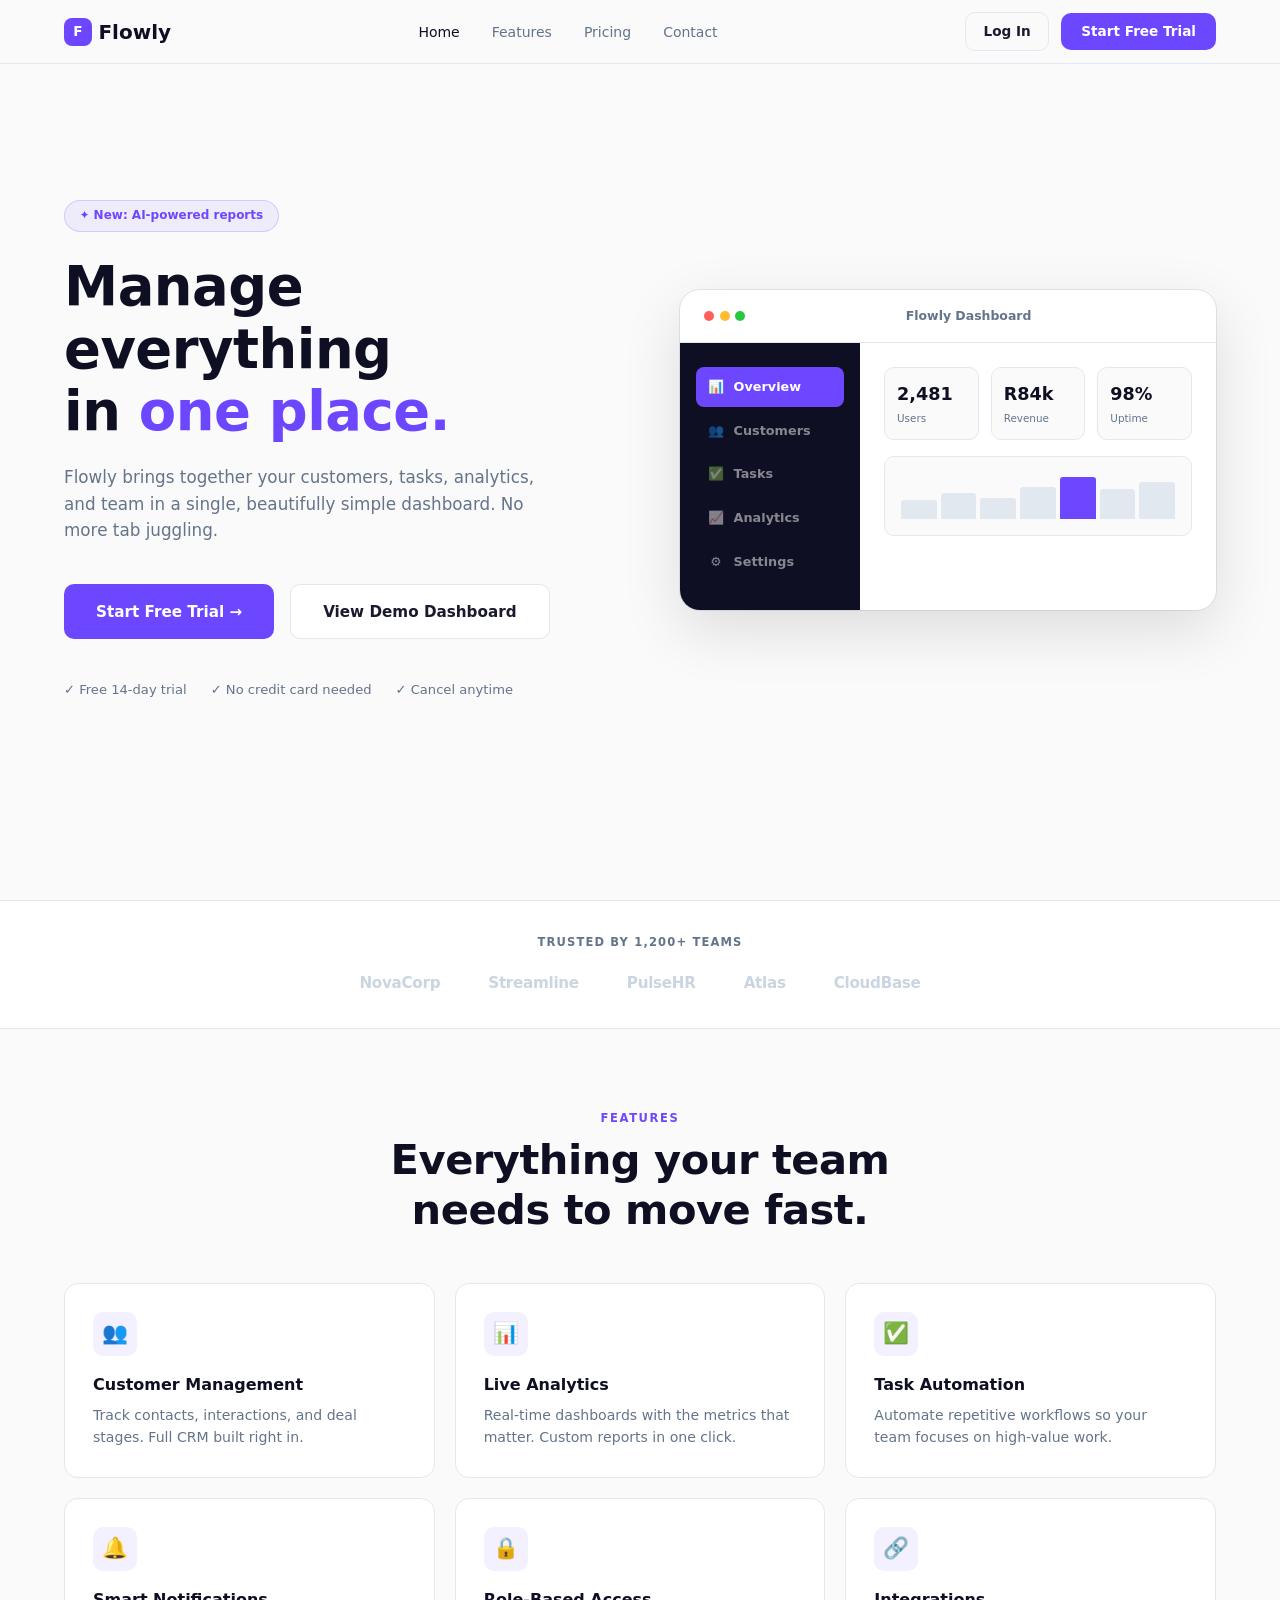
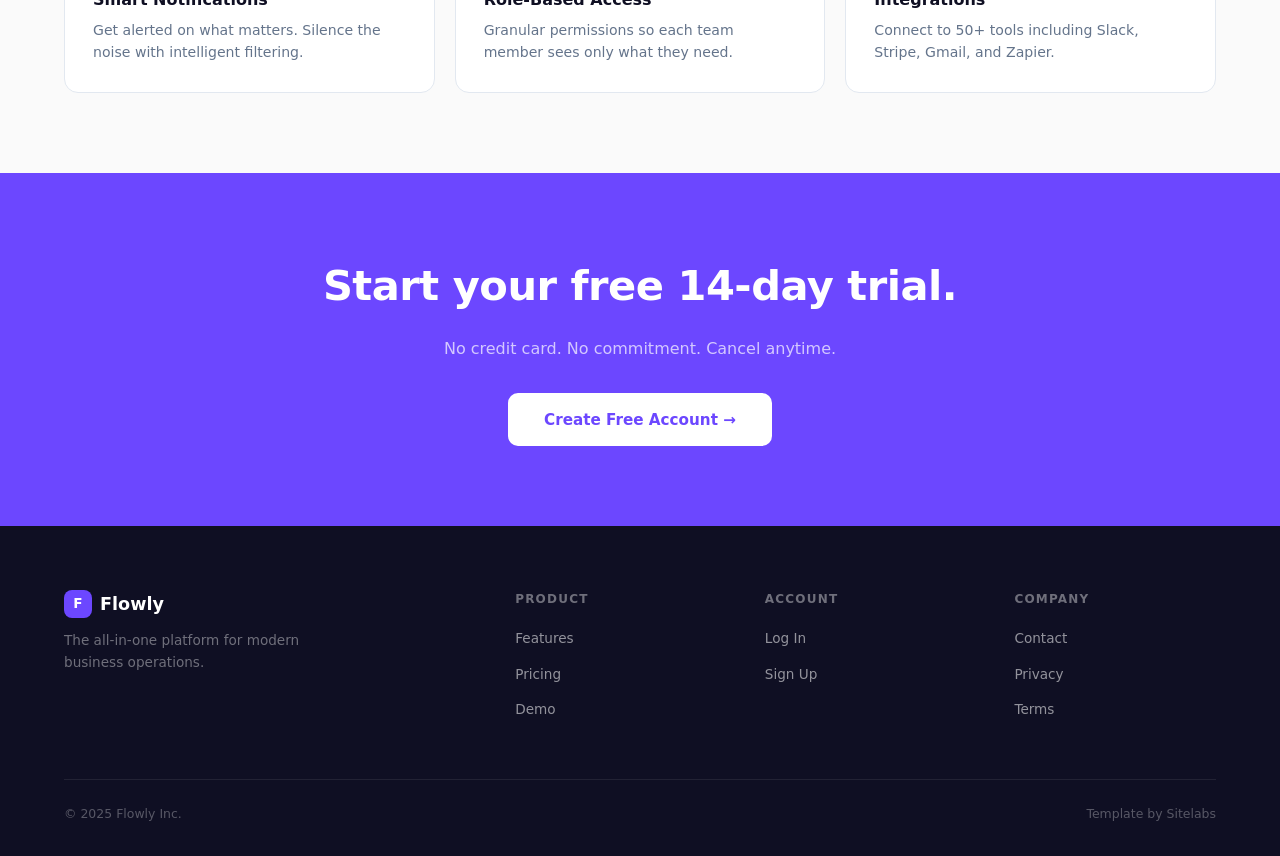
<file: index.html>
<!DOCTYPE html>
<html lang="en">
<head>
  <meta charset="UTF-8" />
  <meta name="viewport" content="width=device-width, initial-scale=1.0" />
  <title>Flowly — Manage Everything in One Place</title>
  <link rel="stylesheet" href="style.css" />
</head>
<body>

<nav>
  <div class="nav-logo"><div class="nav-logo-icon">F</div>Flowly</div>
  <ul class="nav-links">
    <li><a href="/" class="active">Home</a></li>
    <li><a href="index.html#features">Features</a></li>
    <li><a href="/pricing.html">Pricing</a></li>
    <li><a href="/contact.html">Contact</a></li>
  </ul>
  <div class="nav-right">
    <a href="/login.html" class="btn-ghost-sm">Log In</a>
    <a href="/signup.html" class="btn-primary-sm">Start Free Trial</a>
  </div>
  <div class="hamburger"><span></span><span></span><span></span></div>
</nav>

<section class="hero">
  <div class="hero-inner">
    <div>
      <div class="hero-badge">✦ New: AI-powered reports</div>
      <h1>Manage everything<br />in <span>one place.</span></h1>
      <p class="hero-desc">Flowly brings together your customers, tasks, analytics, and team in a single, beautifully simple dashboard. No more tab juggling.</p>
      <div class="hero-cta-row">
        <a href="/signup.html" class="cta-main">Start Free Trial →</a>
        <a href="/dashboard.html" class="cta-sec">View Demo Dashboard</a>
      </div>
      <div class="hero-trust">
        <span>✓ Free 14-day trial</span>
        <span>✓ No credit card needed</span>
        <span>✓ Cancel anytime</span>
      </div>
    </div>
    <div class="hero-right">
      <div class="dashboard-mockup">
        <div class="dm-topbar">
          <div class="dm-dots"><span></span><span></span><span></span></div>
          <div class="dm-title">Flowly Dashboard</div>
          <div></div>
        </div>
        <div class="dm-body">
          <div class="dm-sidebar">
            <div class="dms-item active"><span class="dms-icon">📊</span>Overview</div>
            <div class="dms-item"><span class="dms-icon">👥</span>Customers</div>
            <div class="dms-item"><span class="dms-icon">✅</span>Tasks</div>
            <div class="dms-item"><span class="dms-icon">📈</span>Analytics</div>
            <div class="dms-item"><span class="dms-icon">⚙️</span>Settings</div>
          </div>
          <div class="dm-main">
            <div class="dm-stat-row">
              <div class="dm-stat"><div class="dm-stat-num">2,481</div><div class="dm-stat-label">Users</div></div>
              <div class="dm-stat"><div class="dm-stat-num">R84k</div><div class="dm-stat-label">Revenue</div></div>
              <div class="dm-stat"><div class="dm-stat-num">98%</div><div class="dm-stat-label">Uptime</div></div>
            </div>
            <div class="dm-chart">
              <div class="dm-bar" style="height:40%"></div>
              <div class="dm-bar" style="height:55%"></div>
              <div class="dm-bar" style="height:45%"></div>
              <div class="dm-bar" style="height:70%"></div>
              <div class="dm-bar active" style="height:90%"></div>
              <div class="dm-bar" style="height:65%"></div>
              <div class="dm-bar" style="height:80%"></div>
            </div>
          </div>
        </div>
      </div>
    </div>
  </div>
</section>

<!-- LOGOS -->
<div style="background:var(--surface); padding:2rem 5%; border-top:1px solid var(--border); border-bottom:1px solid var(--border);">
  <p style="text-align:center; font-size:.72rem; font-weight:700; text-transform:uppercase; letter-spacing:.1em; color:var(--muted); margin-bottom:1.25rem;">Trusted by 1,200+ teams</p>
  <div style="display:flex; justify-content:center; gap:3rem; flex-wrap:wrap;">
    <span style="font-size:.95rem; font-weight:800; color:#cbd5e1; letter-spacing:-.3px;">NovaCorp</span>
    <span style="font-size:.95rem; font-weight:800; color:#cbd5e1; letter-spacing:-.3px;">Streamline</span>
    <span style="font-size:.95rem; font-weight:800; color:#cbd5e1; letter-spacing:-.3px;">PulseHR</span>
    <span style="font-size:.95rem; font-weight:800; color:#cbd5e1; letter-spacing:-.3px;">Atlas</span>
    <span style="font-size:.95rem; font-weight:800; color:#cbd5e1; letter-spacing:-.3px;">CloudBase</span>
  </div>
</div>

<!-- FEATURES -->
<section id="features" style="background:var(--bg)">
  <div class="container">
    <div style="text-align:center; margin-bottom:3rem;">
      <div class="section-label" style="display:block; text-align:center;">Features</div>
      <h2 class="section-title" style="text-align:center; max-width:500px; margin:0 auto .75rem;">Everything your team<br />needs to move fast.</h2>
    </div>
    <div class="features-grid">
      <div class="feat-card"><div class="feat-icon">👥</div><h3>Customer Management</h3><p>Track contacts, interactions, and deal stages. Full CRM built right in.</p></div>
      <div class="feat-card"><div class="feat-icon">📊</div><h3>Live Analytics</h3><p>Real-time dashboards with the metrics that matter. Custom reports in one click.</p></div>
      <div class="feat-card"><div class="feat-icon">✅</div><h3>Task Automation</h3><p>Automate repetitive workflows so your team focuses on high-value work.</p></div>
      <div class="feat-card"><div class="feat-icon">🔔</div><h3>Smart Notifications</h3><p>Get alerted on what matters. Silence the noise with intelligent filtering.</p></div>
      <div class="feat-card"><div class="feat-icon">🔒</div><h3>Role-Based Access</h3><p>Granular permissions so each team member sees only what they need.</p></div>
      <div class="feat-card"><div class="feat-icon">🔗</div><h3>Integrations</h3><p>Connect to 50+ tools including Slack, Stripe, Gmail, and Zapier.</p></div>
    </div>
  </div>
</section>

<!-- CTA -->
<section style="background:var(--purple); text-align:center;">
  <div class="container">
    <h2 style="font-size:clamp(1.8rem,3.5vw,2.6rem); font-weight:900; color:white; margin-bottom:1rem; letter-spacing:-.5px;">Start your free 14-day trial.</h2>
    <p style="color:rgba(255,255,255,.7); margin-bottom:2rem;">No credit card. No commitment. Cancel anytime.</p>
    <a href="/signup.html" style="display:inline-flex; align-items:center; gap:.5rem; background:white; color:var(--purple); padding:.9rem 2.25rem; border-radius:var(--radius); font-weight:800; font-size:.95rem; transition:background .2s;" onmouseover="this.style.background='#f0edff'" onmouseout="this.style.background='white'">Create Free Account →</a>
  </div>
</section>

<footer>
  <div class="footer-grid">
    <div class="footer-brand">
      <div style="display:flex; align-items:center; gap:.5rem; margin-bottom:.5rem;"><div class="nav-logo-icon">F</div><span style="font-size:1.1rem; font-weight:800; color:white;">Flowly</span></div>
      <p>The all-in-one platform for modern business operations.</p>
    </div>
    <div class="footer-col"><h4>Product</h4><ul><li><a href="index.html#features">Features</a></li><li><a href="/pricing.html">Pricing</a></li><li><a href="/dashboard.html">Demo</a></li></ul></div>
    <div class="footer-col"><h4>Account</h4><ul><li><a href="/login.html">Log In</a></li><li><a href="/signup.html">Sign Up</a></li></ul></div>
    <div class="footer-col"><h4>Company</h4><ul><li><a href="/contact.html">Contact</a></li><li><a href="#">Privacy</a></li><li><a href="#">Terms</a></li></ul></div>
  </div>
  <div class="footer-bottom"><span>© 2025 Flowly Inc.</span><span>Template by Sitelabs</span></div>
</footer>

<script src="main.js"></script>
</body>
</html>
</file>
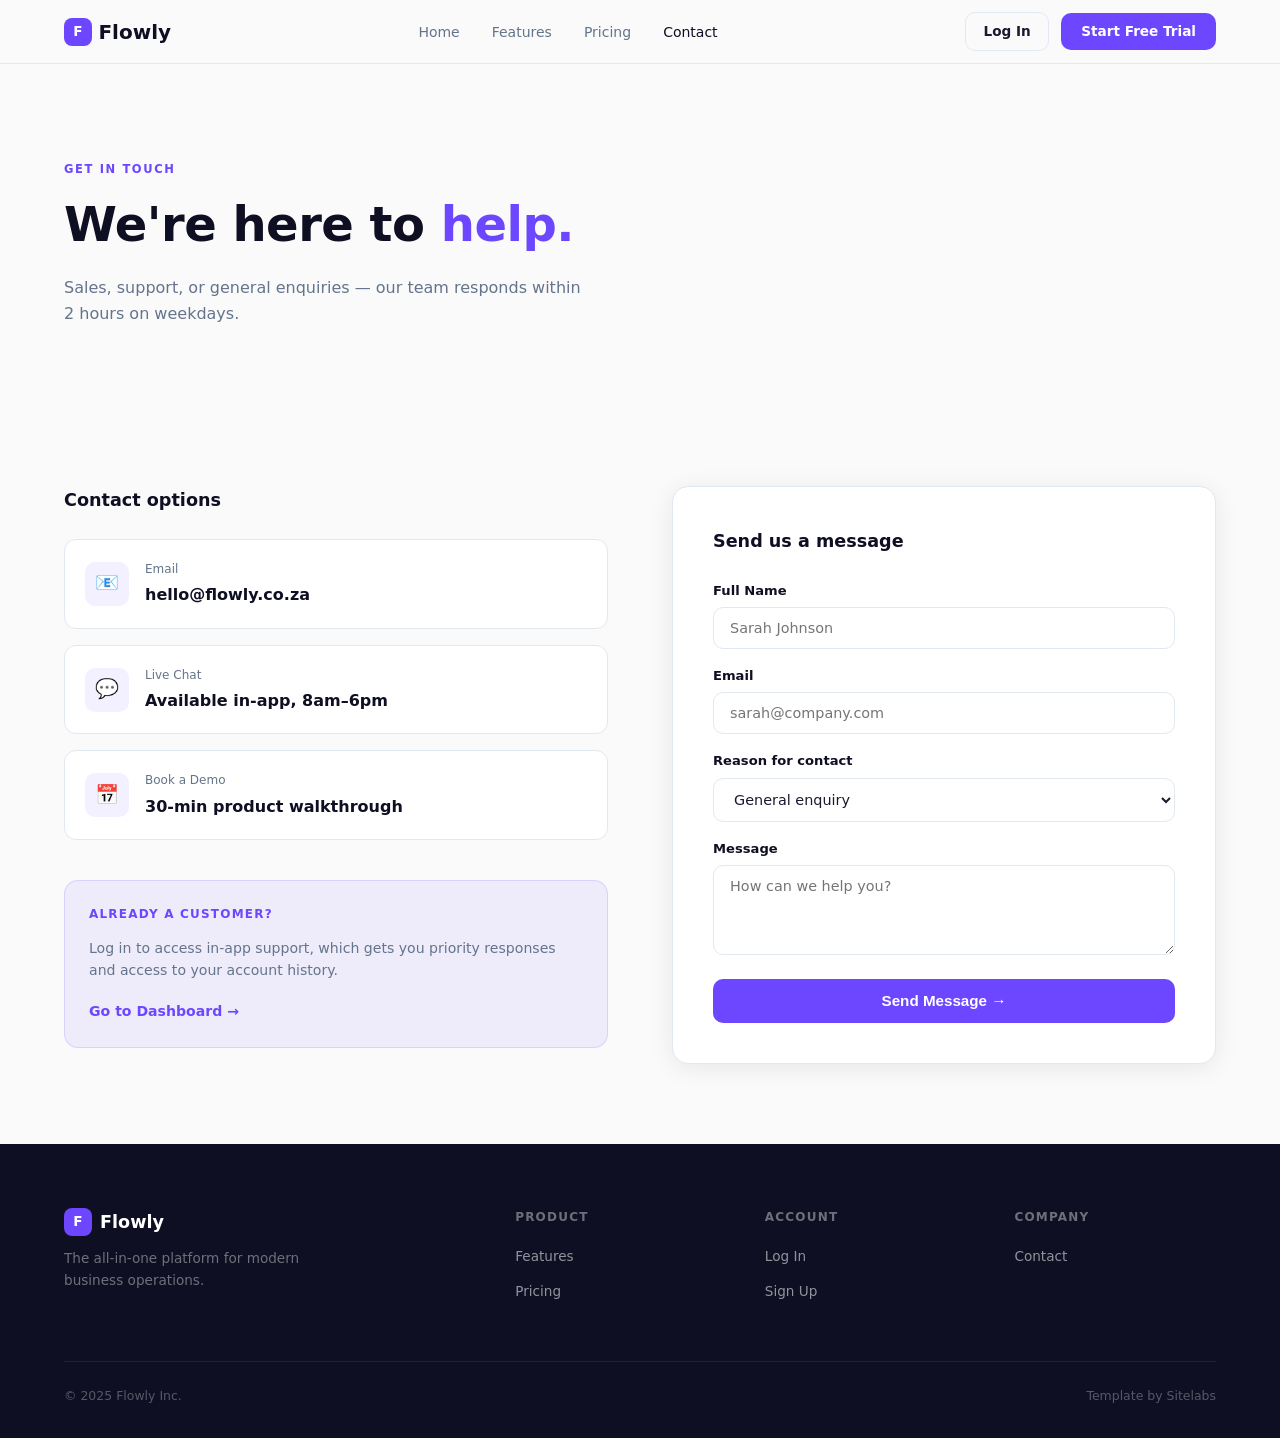
<file: contact.html>
<!DOCTYPE html>
<html lang="en">
<head>
  <meta charset="UTF-8" />
  <meta name="viewport" content="width=device-width, initial-scale=1.0" />
  <title>Flowly — Contact</title>
  <link rel="stylesheet" href="style.css" />
</head>
<body>

<nav>
  <div class="nav-logo"><div class="nav-logo-icon">F</div>Flowly</div>
  <ul class="nav-links">
    <li><a href="/">Home</a></li>
    <li><a href="index.html#features">Features</a></li>
    <li><a href="/pricing.html">Pricing</a></li>
    <li><a href="/contact.html" class="active">Contact</a></li>
  </ul>
  <div class="nav-right">
    <a href="/login.html" class="btn-ghost-sm">Log In</a>
    <a href="/signup.html" class="btn-primary-sm">Start Free Trial</a>
  </div>
  <div class="hamburger"><span></span><span></span><span></span></div>
</nav>

<div class="page-hero">
  <div class="page-hero-inner">
    <div class="section-label">Get in Touch</div>
    <h1>We're here to <span>help.</span></h1>
    <p>Sales, support, or general enquiries — our team responds within 2 hours on weekdays.</p>
  </div>
</div>

<section style="background:var(--bg)">
  <div class="container">
    <div style="display:grid; grid-template-columns:1fr 1fr; gap:4rem; align-items:start;">
      <div>
        <h3 style="font-size:1.1rem; font-weight:800; color:var(--dark); margin-bottom:1.5rem;">Contact options</h3>
        <div style="display:flex; flex-direction:column; gap:1rem; margin-bottom:2.5rem;">
          <div style="background:var(--surface); border:1px solid var(--border); border-radius:12px; padding:1.25rem; display:flex; gap:1rem; align-items:center;">
            <div style="width:44px; height:44px; background:var(--purple-light); border-radius:10px; display:flex; align-items:center; justify-content:center; font-size:1.2rem; flex-shrink:0;">📧</div>
            <div><div style="font-size:.75rem; color:var(--muted); margin-bottom:.2rem;">Email</div><div style="font-weight:700; color:var(--dark)">hello@flowly.co.za</div></div>
          </div>
          <div style="background:var(--surface); border:1px solid var(--border); border-radius:12px; padding:1.25rem; display:flex; gap:1rem; align-items:center;">
            <div style="width:44px; height:44px; background:var(--purple-light); border-radius:10px; display:flex; align-items:center; justify-content:center; font-size:1.2rem; flex-shrink:0;">💬</div>
            <div><div style="font-size:.75rem; color:var(--muted); margin-bottom:.2rem;">Live Chat</div><div style="font-weight:700; color:var(--dark)">Available in-app, 8am–6pm</div></div>
          </div>
          <div style="background:var(--surface); border:1px solid var(--border); border-radius:12px; padding:1.25rem; display:flex; gap:1rem; align-items:center;">
            <div style="width:44px; height:44px; background:var(--purple-light); border-radius:10px; display:flex; align-items:center; justify-content:center; font-size:1.2rem; flex-shrink:0;">📅</div>
            <div><div style="font-size:.75rem; color:var(--muted); margin-bottom:.2rem;">Book a Demo</div><div style="font-weight:700; color:var(--dark)">30-min product walkthrough</div></div>
          </div>
        </div>

        <div style="background:var(--purple-light); border:1px solid rgba(108,71,255,.15); border-radius:14px; padding:1.5rem;">
          <div style="font-size:.75rem; font-weight:800; text-transform:uppercase; letter-spacing:.1em; color:var(--purple); margin-bottom:.75rem;">Already a customer?</div>
          <p style="font-size:.88rem; color:var(--muted); margin-bottom:1rem;">Log in to access in-app support, which gets you priority responses and access to your account history.</p>
          <a href="/login.html" style="font-size:.88rem; font-weight:700; color:var(--purple); display:inline-flex; align-items:center; gap:.35rem;">Go to Dashboard →</a>
        </div>
      </div>

      <div style="background:var(--surface); border:1px solid var(--border); border-radius:16px; padding:2.5rem; box-shadow:var(--shadow);">
        <h3 style="font-size:1.1rem; font-weight:800; color:var(--dark); margin-bottom:1.5rem;">Send us a message</h3>
        <div class="form-field"><label>Full Name</label><input type="text" placeholder="Sarah Johnson" /></div>
        <div class="form-field"><label>Email</label><input type="email" placeholder="sarah@company.com" /></div>
        <div class="form-field">
          <label>Reason for contact</label>
          <select style="width:100%; padding:.75rem 1rem; border:1.5px solid var(--border); border-radius:var(--radius); font-size:.9rem; font-family:inherit; color:var(--text); background:white; outline:none;">
            <option>General enquiry</option>
            <option>Sales / pricing question</option>
            <option>Technical support</option>
            <option>Billing issue</option>
            <option>Partnership</option>
          </select>
        </div>
        <div class="form-field"><label>Message</label><textarea rows="4" placeholder="How can we help you?" style="width:100%; padding:.75rem 1rem; border:1.5px solid var(--border); border-radius:var(--radius); font-size:.9rem; font-family:inherit; color:var(--text); background:white; outline:none; resize:vertical;"></textarea></div>
        <button class="btn-primary" style="display:flex; border:none; cursor:pointer; font-size:.95rem;">Send Message →</button>
      </div>
    </div>
  </div>
</section>

<footer>
  <div class="footer-grid">
    <div class="footer-brand"><div style="display:flex; align-items:center; gap:.5rem; margin-bottom:.5rem;"><div class="nav-logo-icon">F</div><span style="font-size:1.1rem; font-weight:800; color:white;">Flowly</span></div><p>The all-in-one platform for modern business operations.</p></div>
    <div class="footer-col"><h4>Product</h4><ul><li><a href="index.html#features">Features</a></li><li><a href="/pricing.html">Pricing</a></li></ul></div>
    <div class="footer-col"><h4>Account</h4><ul><li><a href="/login.html">Log In</a></li><li><a href="/signup.html">Sign Up</a></li></ul></div>
    <div class="footer-col"><h4>Company</h4><ul><li><a href="/contact.html">Contact</a></li></ul></div>
  </div>
  <div class="footer-bottom"><span>© 2025 Flowly Inc.</span><span>Template by Sitelabs</span></div>
</footer>

<script src="main.js"></script>
</body>
</html>
</file>
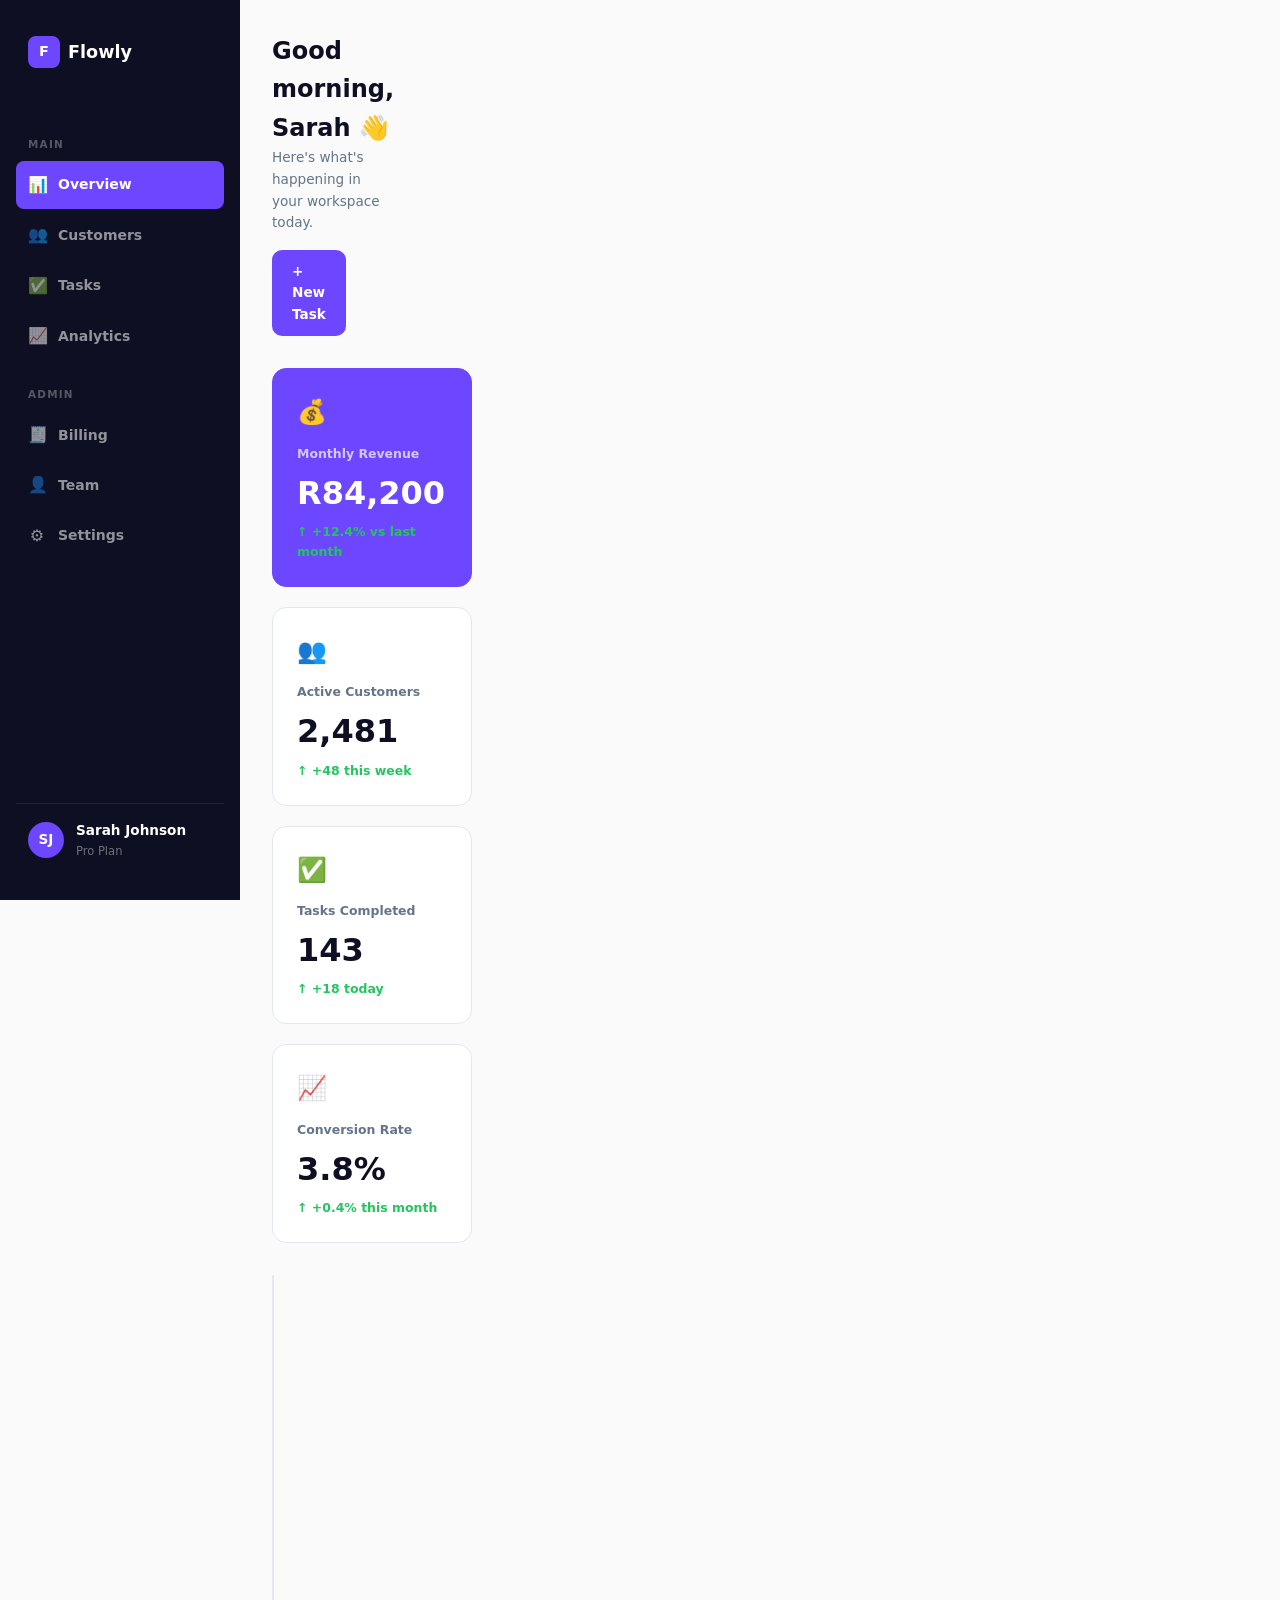
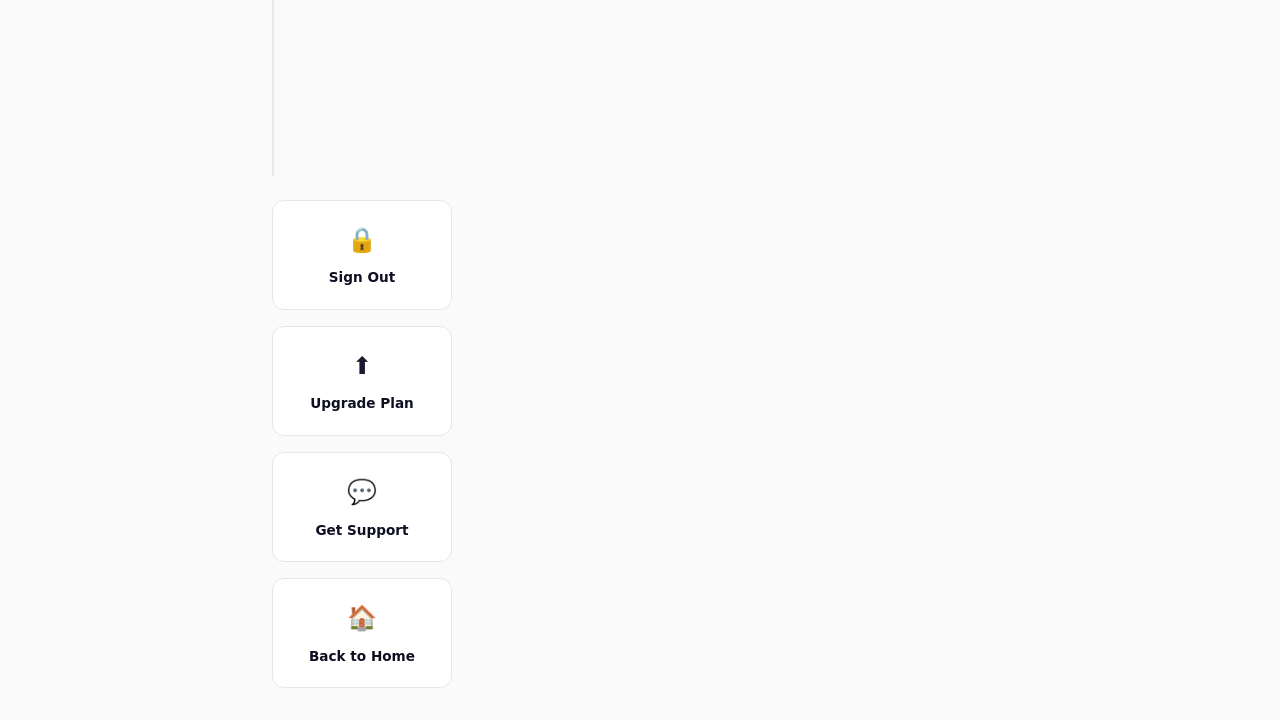
<file: dashboard.html>
<!DOCTYPE html>
<html lang="en">
<head>
  <meta charset="UTF-8" />
  <meta name="viewport" content="width=device-width, initial-scale=1.0" />
  <title>Flowly — Dashboard</title>
  <link rel="stylesheet" href="style.css" />
</head>
<body>

<div class="dashboard-layout">

  <!-- SIDEBAR -->
  <aside class="sidebar">
    <div class="sidebar-logo">
      <div class="sidebar-logo-icon">F</div>
      <span class="sidebar-logo-text">Flowly</span>
    </div>
    <div class="sidebar-section">Main</div>
    <div class="sidebar-item active"><span class="si-icon">📊</span>Overview</div>
    <div class="sidebar-item"><span class="si-icon">👥</span>Customers</div>
    <div class="sidebar-item"><span class="si-icon">✅</span>Tasks</div>
    <div class="sidebar-item"><span class="si-icon">📈</span>Analytics</div>
    <div class="sidebar-section">Admin</div>
    <div class="sidebar-item"><span class="si-icon">🧾</span>Billing</div>
    <div class="sidebar-item"><span class="si-icon">👤</span>Team</div>
    <div class="sidebar-item" onclick="window.location='index.html'"><span class="si-icon">⚙️</span>Settings</div>
    <div class="sidebar-user">
      <div class="su-avatar">SJ</div>
      <div><div class="su-name">Sarah Johnson</div><div class="su-plan">Pro Plan</div></div>
    </div>
  </aside>

  <!-- MAIN CONTENT -->
  <main class="dashboard-content">
    <div class="dc-header">
      <div>
        <h1>Good morning, Sarah 👋</h1>
        <p>Here's what's happening in your workspace today.</p>
      </div>
      <a href="index.html#features" style="display:inline-flex; align-items:center; gap:.5rem; background:var(--purple); color:white; padding:.65rem 1.25rem; border-radius:var(--radius); font-weight:700; font-size:.85rem;">+ New Task</a>
    </div>

    <!-- STAT CARDS -->
    <div class="stat-cards">
      <div class="stat-card highlight">
        <div class="sc-icon">💰</div>
        <div class="sc-label">Monthly Revenue</div>
        <div class="sc-value">R84,200</div>
        <div class="sc-change">↑ +12.4% vs last month</div>
      </div>
      <div class="stat-card">
        <div class="sc-icon">👥</div>
        <div class="sc-label">Active Customers</div>
        <div class="sc-value">2,481</div>
        <div class="sc-change" style="color:var(--success)">↑ +48 this week</div>
      </div>
      <div class="stat-card">
        <div class="sc-icon">✅</div>
        <div class="sc-label">Tasks Completed</div>
        <div class="sc-value">143</div>
        <div class="sc-change" style="color:var(--success)">↑ +18 today</div>
      </div>
      <div class="stat-card">
        <div class="sc-icon">📈</div>
        <div class="sc-label">Conversion Rate</div>
        <div class="sc-value">3.8%</div>
        <div class="sc-change" style="color:var(--success)">↑ +0.4% this month</div>
      </div>
    </div>

    <!-- RECENT CUSTOMERS TABLE -->
    <div class="data-table">
      <div class="dt-header">
        <h3>Recent Customers</h3>
        <a href="#" style="font-size:.82rem; color:var(--purple); font-weight:700;">View all →</a>
      </div>
      <table>
        <thead>
          <tr>
            <th>Name</th>
            <th>Company</th>
            <th>Plan</th>
            <th>Status</th>
            <th>MRR</th>
          </tr>
        </thead>
        <tbody>
          <tr>
            <td style="font-weight:600;">James Mokoena</td>
            <td>Nova Retail</td>
            <td>Pro</td>
            <td><span class="status-badge active">● Active</span></td>
            <td style="font-weight:700; color:var(--purple)">R2,400</td>
          </tr>
          <tr>
            <td style="font-weight:600;">Priya Naidoo</td>
            <td>Summit Group</td>
            <td>Business</td>
            <td><span class="status-badge active">● Active</span></td>
            <td style="font-weight:700; color:var(--purple)">R4,800</td>
          </tr>
          <tr>
            <td style="font-weight:600;">Ruan de Wet</td>
            <td>CoreTech SA</td>
            <td>Pro</td>
            <td><span class="status-badge pending">● Pending</span></td>
            <td style="font-weight:700; color:var(--purple)">R2,400</td>
          </tr>
          <tr>
            <td style="font-weight:600;">Amara Diallo</td>
            <td>Bright Ideas</td>
            <td>Starter</td>
            <td><span class="status-badge active">● Active</span></td>
            <td style="font-weight:700; color:var(--purple)">R799</td>
          </tr>
          <tr>
            <td style="font-weight:600;">Tom Kriel</td>
            <td>Nexus Digital</td>
            <td>Business</td>
            <td><span class="status-badge inactive">● Inactive</span></td>
            <td style="color:var(--muted)">—</td>
          </tr>
        </tbody>
      </table>
    </div>

    <!-- QUICK ACTIONS -->
    <div style="display:grid; grid-template-columns:repeat(auto-fit, minmax(180px,1fr)); gap:1rem; margin-top:1.5rem;">
      <a href="/login.html" style="background:var(--surface); border:1px solid var(--border); border-radius:12px; padding:1.25rem; text-align:center; transition:border-color .2s;" onmouseover="this.style.borderColor='var(--purple)'" onmouseout="this.style.borderColor='var(--border)'">
        <div style="font-size:1.5rem; margin-bottom:.5rem;">🔒</div>
        <div style="font-size:.85rem; font-weight:700; color:var(--dark)">Sign Out</div>
      </a>
      <a href="/pricing.html" style="background:var(--surface); border:1px solid var(--border); border-radius:12px; padding:1.25rem; text-align:center; transition:border-color .2s;" onmouseover="this.style.borderColor='var(--purple)'" onmouseout="this.style.borderColor='var(--border)'">
        <div style="font-size:1.5rem; margin-bottom:.5rem;">⬆️</div>
        <div style="font-size:.85rem; font-weight:700; color:var(--dark)">Upgrade Plan</div>
      </a>
      <a href="/contact.html" style="background:var(--surface); border:1px solid var(--border); border-radius:12px; padding:1.25rem; text-align:center; transition:border-color .2s;" onmouseover="this.style.borderColor='var(--purple)'" onmouseout="this.style.borderColor='var(--border)'">
        <div style="font-size:1.5rem; margin-bottom:.5rem;">💬</div>
        <div style="font-size:.85rem; font-weight:700; color:var(--dark)">Get Support</div>
      </a>
      <a href="/" style="background:var(--surface); border:1px solid var(--border); border-radius:12px; padding:1.25rem; text-align:center; transition:border-color .2s;" onmouseover="this.style.borderColor='var(--purple)'" onmouseout="this.style.borderColor='var(--border)'">
        <div style="font-size:1.5rem; margin-bottom:.5rem;">🏠</div>
        <div style="font-size:.85rem; font-weight:700; color:var(--dark)">Back to Home</div>
      </a>
    </div>
  </main>

</div>

<script src="main.js"></script>
</body>
</html>
</file>
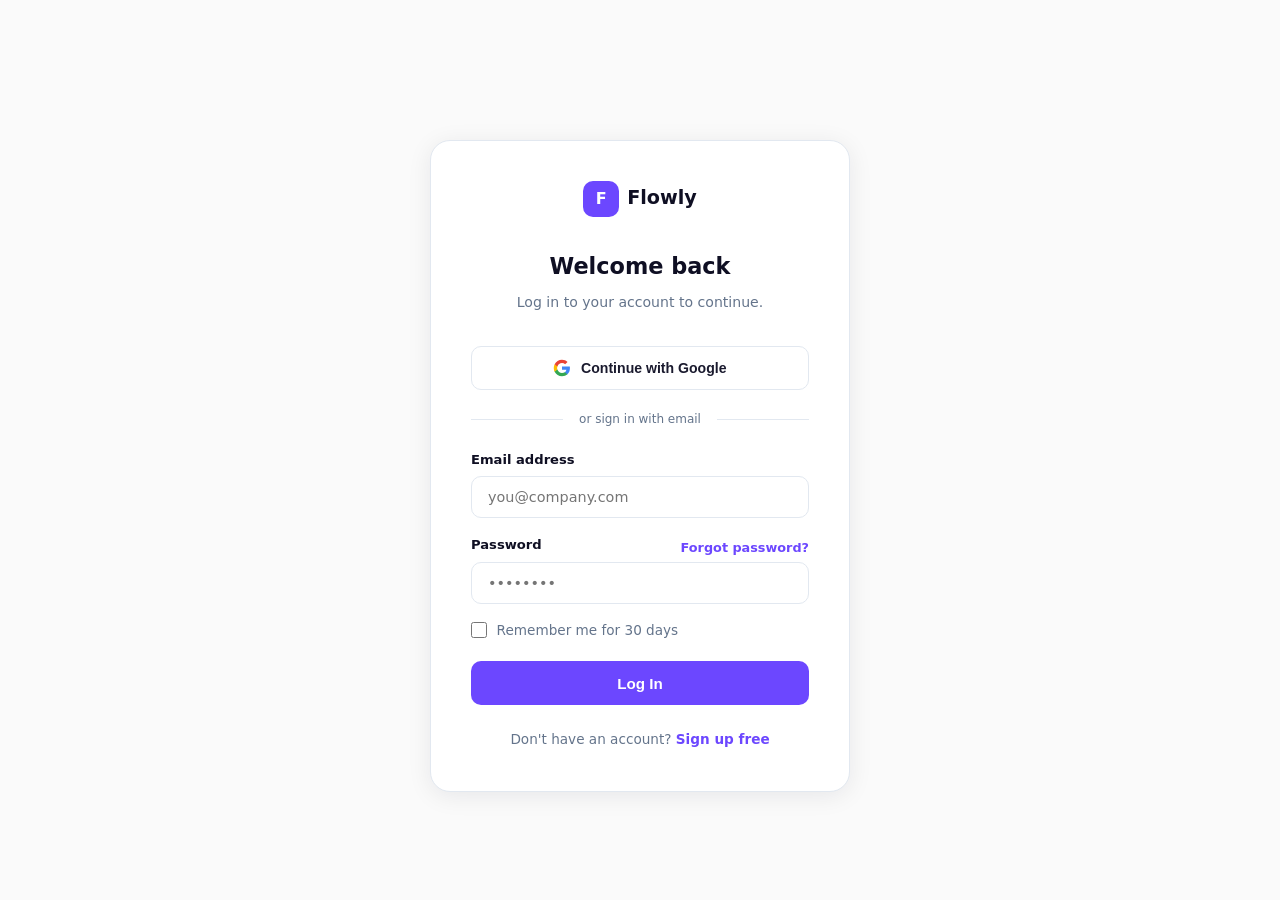
<file: login.html>
<!DOCTYPE html>
<html lang="en">
<head>
  <meta charset="UTF-8" />
  <meta name="viewport" content="width=device-width, initial-scale=1.0" />
  <title>Flowly — Log In</title>
  <link rel="stylesheet" href="style.css" />
</head>
<body>

<div class="auth-page">
  <div class="auth-card">
    <div class="auth-logo">
      <div class="auth-logo-icon">F</div>
      <span class="auth-logo-text">Flowly</span>
    </div>
    <h1 class="auth-title">Welcome back</h1>
    <p class="auth-sub">Log in to your account to continue.</p>

    <button class="social-btn">
      <svg width="18" height="18" viewBox="0 0 24 24"><path fill="#4285F4" d="M22.56 12.25c0-.78-.07-1.53-.2-2.25H12v4.26h5.92c-.26 1.37-1.04 2.53-2.21 3.31v2.77h3.57c2.08-1.92 3.28-4.74 3.28-8.09z"/><path fill="#34A853" d="M12 23c2.97 0 5.46-.98 7.28-2.66l-3.57-2.77c-.98.66-2.23 1.06-3.71 1.06-2.86 0-5.29-1.93-6.16-4.53H2.18v2.84C3.99 20.53 7.7 23 12 23z"/><path fill="#FBBC05" d="M5.84 14.09c-.22-.66-.35-1.36-.35-2.09s.13-1.43.35-2.09V7.07H2.18C1.43 8.55 1 10.22 1 12s.43 3.45 1.18 4.93l2.85-2.22.81-.62z"/><path fill="#EA4335" d="M12 5.38c1.62 0 3.06.56 4.21 1.64l3.15-3.15C17.45 2.09 14.97 1 12 1 7.7 1 3.99 3.47 2.18 7.07l3.66 2.84c.87-2.6 3.3-4.53 6.16-4.53z"/></svg>
      Continue with Google
    </button>

    <div class="auth-divider"><span>or sign in with email</span></div>

    <div class="form-field">
      <label>Email address</label>
      <input type="email" placeholder="you@company.com" />
    </div>
    <div class="form-field">
      <div class="form-field-row">
        <label>Password</label>
        <a href="#">Forgot password?</a>
      </div>
      <input type="password" placeholder="••••••••" />
    </div>

    <div style="margin-bottom:1.25rem; display:flex; align-items:center; gap:.6rem;">
      <input type="checkbox" id="remember" style="accent-color:var(--purple); width:16px; height:16px;" />
      <label for="remember" style="font-size:.85rem; color:var(--muted); cursor:pointer;">Remember me for 30 days</label>
    </div>

    <button class="btn-primary" onclick="window.location='dashboard.html'">Log In</button>

    <p class="auth-footer-text">Don't have an account? <a href="/signup.html">Sign up free</a></p>
  </div>
</div>

<script src="main.js"></script>
</body>
</html>
</file>
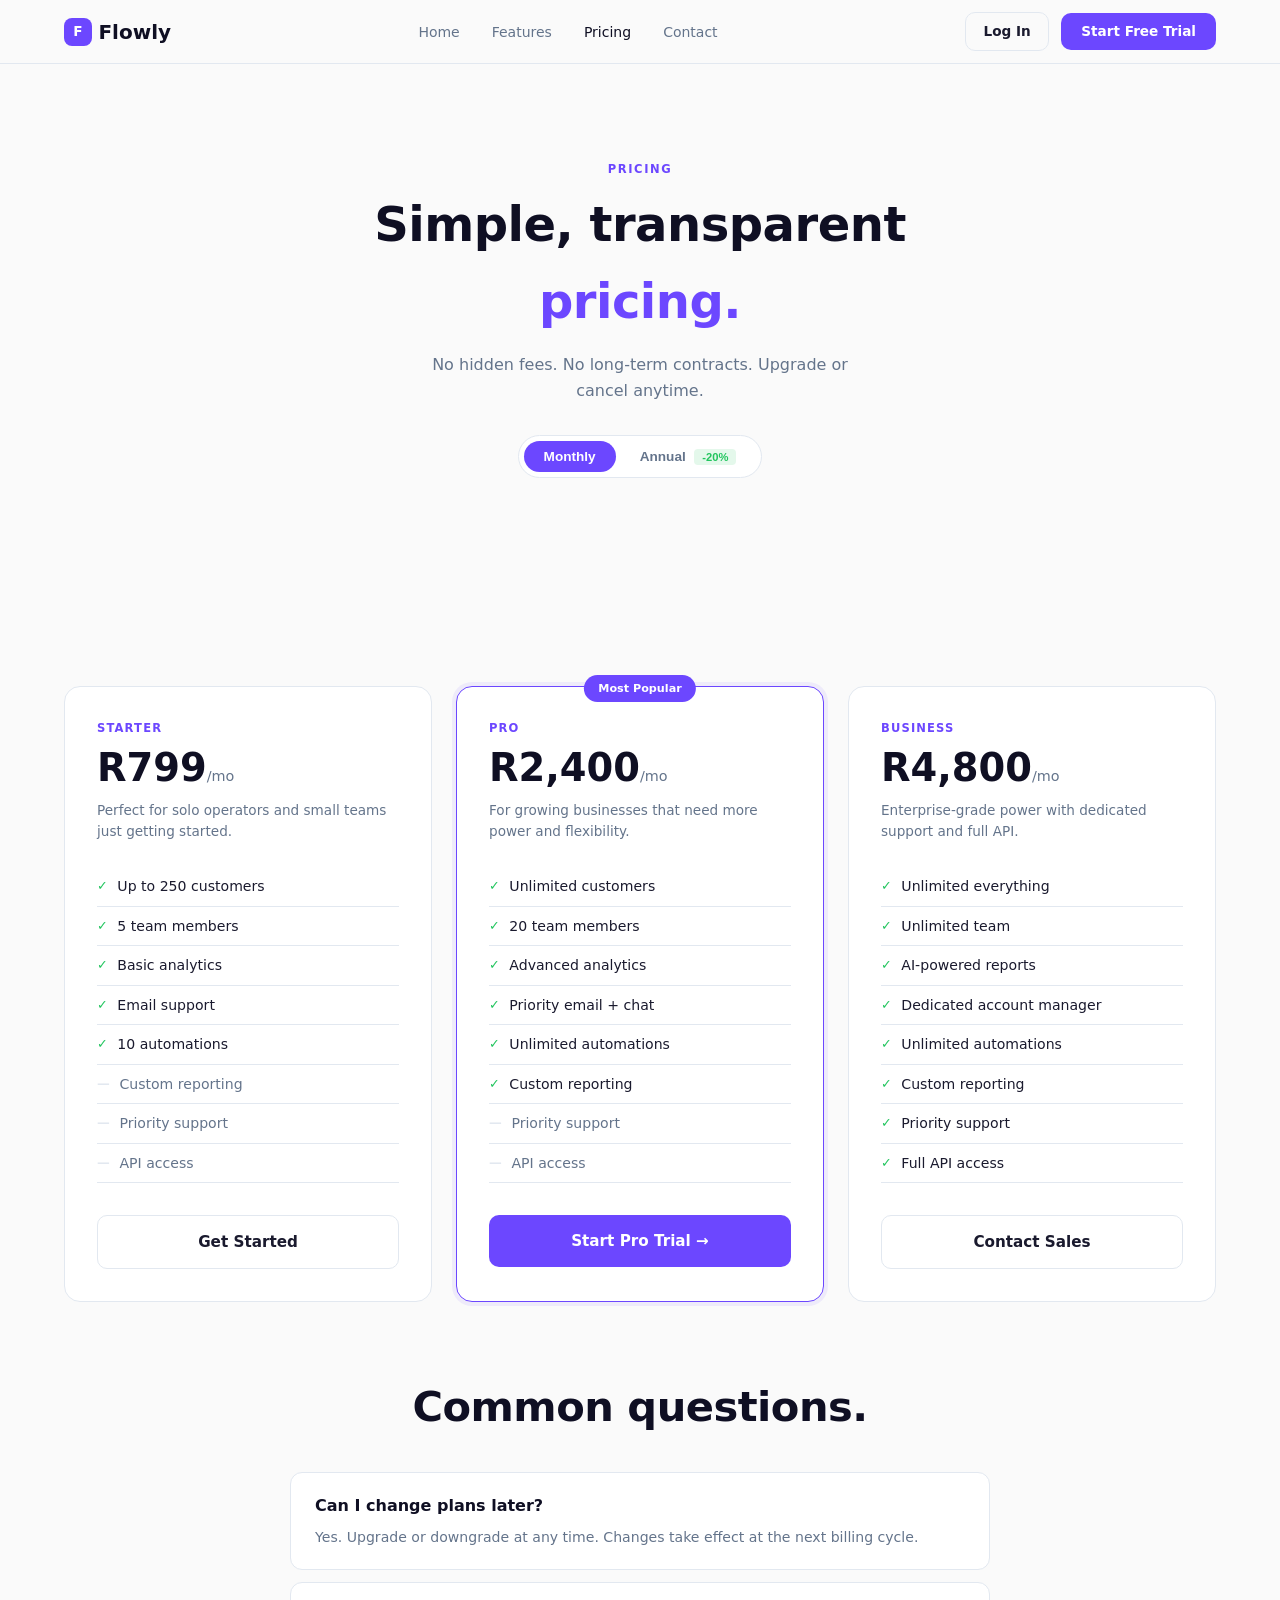
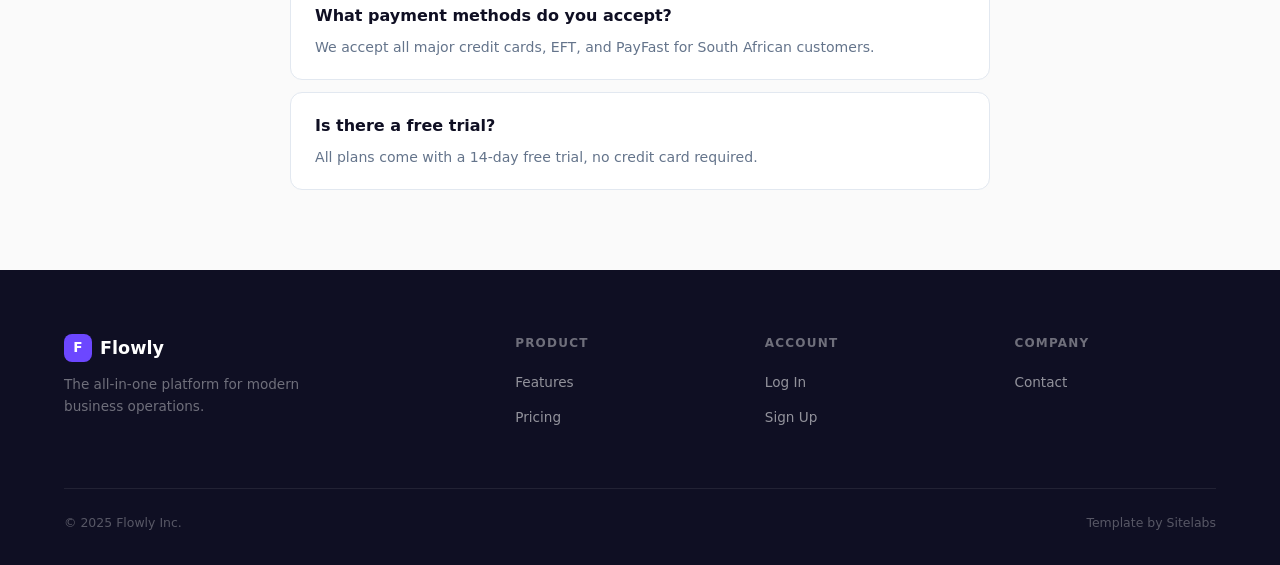
<file: pricing.html>
<!DOCTYPE html>
<html lang="en">
<head>
  <meta charset="UTF-8" />
  <meta name="viewport" content="width=device-width, initial-scale=1.0" />
  <title>Flowly — Pricing</title>
  <link rel="stylesheet" href="style.css" />
</head>
<body>

<nav>
  <div class="nav-logo"><div class="nav-logo-icon">F</div>Flowly</div>
  <ul class="nav-links">
    <li><a href="/">Home</a></li>
    <li><a href="index.html#features">Features</a></li>
    <li><a href="/pricing.html" class="active">Pricing</a></li>
    <li><a href="/contact.html">Contact</a></li>
  </ul>
  <div class="nav-right">
    <a href="/login.html" class="btn-ghost-sm">Log In</a>
    <a href="/signup.html" class="btn-primary-sm">Start Free Trial</a>
  </div>
  <div class="hamburger"><span></span><span></span><span></span></div>
</nav>

<div class="page-hero" style="text-align:center;">
  <div class="page-hero-inner" style="text-align:center;">
    <div class="section-label" style="display:block; text-align:center;">Pricing</div>
    <h1 style="max-width:560px; margin:0 auto .75rem;">Simple, transparent <span>pricing.</span></h1>
    <p style="max-width:440px; margin:0 auto;">No hidden fees. No long-term contracts. Upgrade or cancel anytime.</p>
    <div style="display:inline-flex; background:var(--surface); border:1px solid var(--border); border-radius:100px; padding:.3rem; margin-top:2rem; gap:.25rem;">
      <button id="monthly-btn" onclick="toggleBilling('monthly')" style="padding:.5rem 1.25rem; border-radius:100px; border:none; font-size:.85rem; font-weight:700; background:var(--purple); color:white; cursor:pointer;">Monthly</button>
      <button id="annual-btn" onclick="toggleBilling('annual')" style="padding:.5rem 1.25rem; border-radius:100px; border:none; font-size:.85rem; font-weight:700; background:none; color:var(--muted); cursor:pointer;">Annual <span style="background:rgba(34,197,94,.12); color:var(--success); font-size:.7rem; padding:.15rem .5rem; border-radius:4px; margin-left:.3rem;">-20%</span></button>
    </div>
  </div>
</div>

<section style="background:var(--bg)">
  <div class="container">
    <div class="pricing-grid">
      <div class="price-card">
        <div class="pc-tier">Starter</div>
        <div class="pc-price">R799<span>/mo</span></div>
        <p class="pc-desc">Perfect for solo operators and small teams just getting started.</p>
        <ul class="pc-features">
          <li>Up to 250 customers</li>
          <li>5 team members</li>
          <li>Basic analytics</li>
          <li>Email support</li>
          <li>10 automations</li>
          <li class="na">Custom reporting</li>
          <li class="na">Priority support</li>
          <li class="na">API access</li>
        </ul>
        <a href="/signup.html" class="btn-outline">Get Started</a>
      </div>

      <div class="price-card featured">
        <div class="pc-tier">Pro</div>
        <div class="pc-price">R2,400<span>/mo</span></div>
        <p class="pc-desc">For growing businesses that need more power and flexibility.</p>
        <ul class="pc-features">
          <li>Unlimited customers</li>
          <li>20 team members</li>
          <li>Advanced analytics</li>
          <li>Priority email + chat</li>
          <li>Unlimited automations</li>
          <li>Custom reporting</li>
          <li class="na">Priority support</li>
          <li class="na">API access</li>
        </ul>
        <a href="/signup.html" class="btn-primary" style="display:flex; width:100%;">Start Pro Trial →</a>
      </div>

      <div class="price-card">
        <div class="pc-tier">Business</div>
        <div class="pc-price">R4,800<span>/mo</span></div>
        <p class="pc-desc">Enterprise-grade power with dedicated support and full API.</p>
        <ul class="pc-features">
          <li>Unlimited everything</li>
          <li>Unlimited team</li>
          <li>AI-powered reports</li>
          <li>Dedicated account manager</li>
          <li>Unlimited automations</li>
          <li>Custom reporting</li>
          <li>Priority support</li>
          <li>Full API access</li>
        </ul>
        <a href="/contact.html" class="btn-outline">Contact Sales</a>
      </div>
    </div>

    <!-- FAQ -->
    <div style="margin-top:5rem; max-width:700px; margin-left:auto; margin-right:auto;">
      <h2 class="section-title" style="text-align:center; margin-bottom:2.5rem;">Common questions.</h2>
      <div style="display:flex; flex-direction:column; gap:.75rem;">
        <div style="background:var(--surface); border:1px solid var(--border); border-radius:12px; padding:1.25rem 1.5rem;">
          <div style="font-weight:700; color:var(--dark); margin-bottom:.5rem;">Can I change plans later?</div>
          <div style="font-size:.88rem; color:var(--muted);">Yes. Upgrade or downgrade at any time. Changes take effect at the next billing cycle.</div>
        </div>
        <div style="background:var(--surface); border:1px solid var(--border); border-radius:12px; padding:1.25rem 1.5rem;">
          <div style="font-weight:700; color:var(--dark); margin-bottom:.5rem;">What payment methods do you accept?</div>
          <div style="font-size:.88rem; color:var(--muted);">We accept all major credit cards, EFT, and PayFast for South African customers.</div>
        </div>
        <div style="background:var(--surface); border:1px solid var(--border); border-radius:12px; padding:1.25rem 1.5rem;">
          <div style="font-weight:700; color:var(--dark); margin-bottom:.5rem;">Is there a free trial?</div>
          <div style="font-size:.88rem; color:var(--muted);">All plans come with a 14-day free trial, no credit card required.</div>
        </div>
      </div>
    </div>
  </div>
</section>

<footer>
  <div class="footer-grid">
    <div class="footer-brand"><div style="display:flex; align-items:center; gap:.5rem; margin-bottom:.5rem;"><div class="nav-logo-icon">F</div><span style="font-size:1.1rem; font-weight:800; color:white;">Flowly</span></div><p>The all-in-one platform for modern business operations.</p></div>
    <div class="footer-col"><h4>Product</h4><ul><li><a href="index.html#features">Features</a></li><li><a href="/pricing.html">Pricing</a></li></ul></div>
    <div class="footer-col"><h4>Account</h4><ul><li><a href="/login.html">Log In</a></li><li><a href="/signup.html">Sign Up</a></li></ul></div>
    <div class="footer-col"><h4>Company</h4><ul><li><a href="/contact.html">Contact</a></li></ul></div>
  </div>
  <div class="footer-bottom"><span>© 2025 Flowly Inc.</span><span>Template by Sitelabs</span></div>
</footer>

<script src="main.js"></script>
<script>
function toggleBilling(type) {
  const mb = document.getElementById('monthly-btn');
  const ab = document.getElementById('annual-btn');
  if (type === 'monthly') {
    mb.style.cssText = 'padding:.5rem 1.25rem; border-radius:100px; border:none; font-size:.85rem; font-weight:700; background:var(--purple); color:white; cursor:pointer;';
    ab.style.cssText = 'padding:.5rem 1.25rem; border-radius:100px; border:none; font-size:.85rem; font-weight:700; background:none; color:var(--muted); cursor:pointer;';
  } else {
    ab.style.cssText = 'padding:.5rem 1.25rem; border-radius:100px; border:none; font-size:.85rem; font-weight:700; background:var(--purple); color:white; cursor:pointer;';
    mb.style.cssText = 'padding:.5rem 1.25rem; border-radius:100px; border:none; font-size:.85rem; font-weight:700; background:none; color:var(--muted); cursor:pointer;';
  }
}
</script>
</body>
</html>
</file>
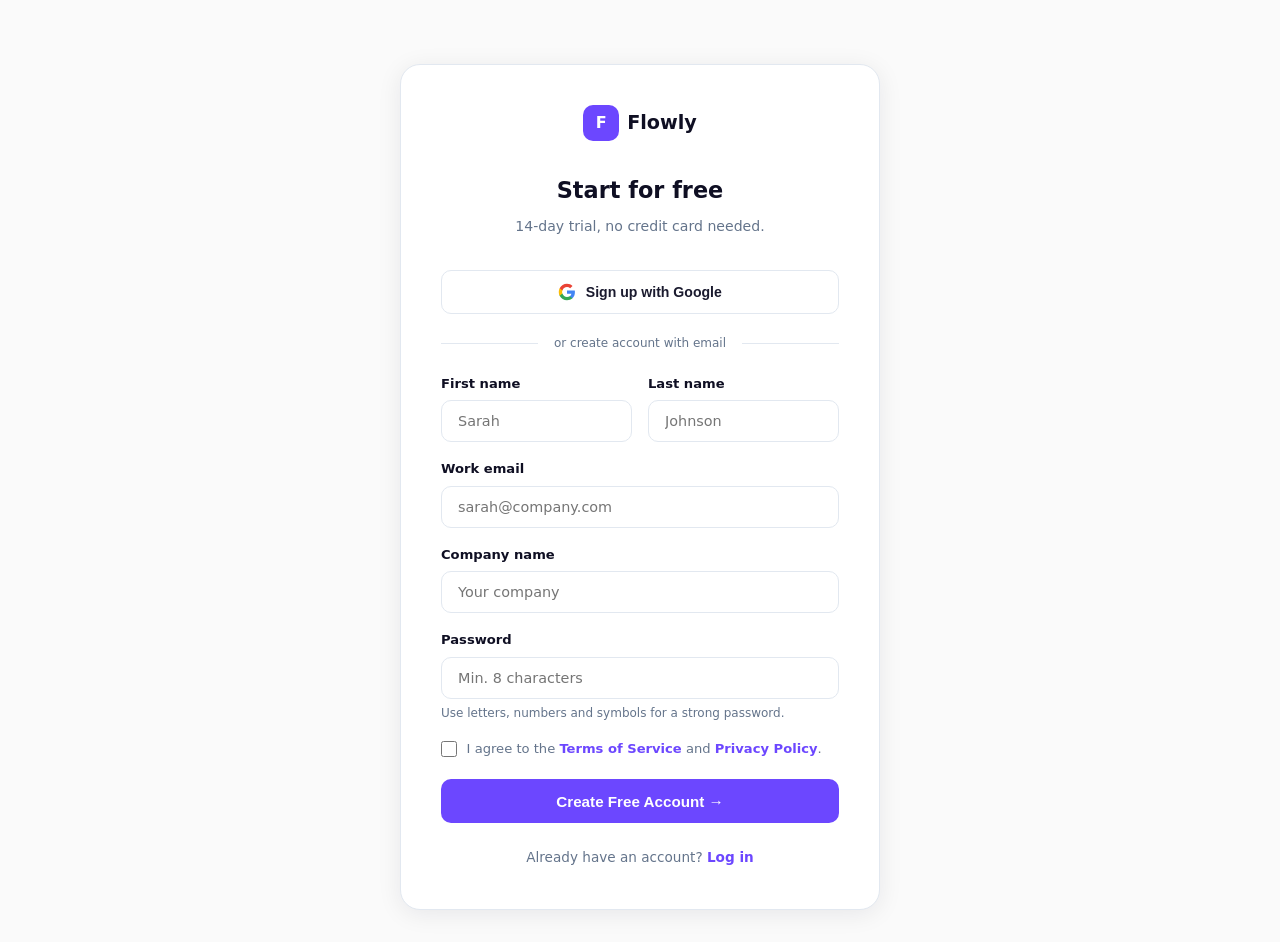
<file: signup.html>
<!DOCTYPE html>
<html lang="en">
<head>
  <meta charset="UTF-8" />
  <meta name="viewport" content="width=device-width, initial-scale=1.0" />
  <title>Flowly — Create Account</title>
  <link rel="stylesheet" href="style.css" />
</head>
<body>

<div class="auth-page">
  <div class="auth-card" style="max-width:480px;">
    <div class="auth-logo">
      <div class="auth-logo-icon">F</div>
      <span class="auth-logo-text">Flowly</span>
    </div>
    <h1 class="auth-title">Start for free</h1>
    <p class="auth-sub">14-day trial, no credit card needed.</p>

    <button class="social-btn">
      <svg width="18" height="18" viewBox="0 0 24 24"><path fill="#4285F4" d="M22.56 12.25c0-.78-.07-1.53-.2-2.25H12v4.26h5.92c-.26 1.37-1.04 2.53-2.21 3.31v2.77h3.57c2.08-1.92 3.28-4.74 3.28-8.09z"/><path fill="#34A853" d="M12 23c2.97 0 5.46-.98 7.28-2.66l-3.57-2.77c-.98.66-2.23 1.06-3.71 1.06-2.86 0-5.29-1.93-6.16-4.53H2.18v2.84C3.99 20.53 7.7 23 12 23z"/><path fill="#FBBC05" d="M5.84 14.09c-.22-.66-.35-1.36-.35-2.09s.13-1.43.35-2.09V7.07H2.18C1.43 8.55 1 10.22 1 12s.43 3.45 1.18 4.93l2.85-2.22.81-.62z"/><path fill="#EA4335" d="M12 5.38c1.62 0 3.06.56 4.21 1.64l3.15-3.15C17.45 2.09 14.97 1 12 1 7.7 1 3.99 3.47 2.18 7.07l3.66 2.84c.87-2.6 3.3-4.53 6.16-4.53z"/></svg>
      Sign up with Google
    </button>

    <div class="auth-divider"><span>or create account with email</span></div>

    <div style="display:grid; grid-template-columns:1fr 1fr; gap:1rem;">
      <div class="form-field"><label>First name</label><input type="text" placeholder="Sarah" /></div>
      <div class="form-field"><label>Last name</label><input type="text" placeholder="Johnson" /></div>
    </div>
    <div class="form-field"><label>Work email</label><input type="email" placeholder="sarah@company.com" /></div>
    <div class="form-field"><label>Company name</label><input type="text" placeholder="Your company" /></div>
    <div class="form-field">
      <label>Password</label>
      <input type="password" placeholder="Min. 8 characters" />
      <div style="font-size:.75rem; color:var(--muted); margin-top:.35rem;">Use letters, numbers and symbols for a strong password.</div>
    </div>

    <div style="margin-bottom:1.25rem; display:flex; align-items:flex-start; gap:.6rem;">
      <input type="checkbox" id="terms" style="accent-color:var(--purple); width:16px; height:16px; margin-top:2px; flex-shrink:0;" />
      <label for="terms" style="font-size:.82rem; color:var(--muted); cursor:pointer; line-height:1.5;">I agree to the <a href="#" style="color:var(--purple); font-weight:700;">Terms of Service</a> and <a href="#" style="color:var(--purple); font-weight:700;">Privacy Policy</a>.</label>
    </div>

    <button class="btn-primary" onclick="window.location='dashboard.html'">Create Free Account →</button>

    <p class="auth-footer-text">Already have an account? <a href="/login.html">Log in</a></p>
  </div>
</div>

<script src="main.js"></script>
</body>
</html>
</file>
<file: style.css>
/* =============================================
   TEMPLATE AUTH — SaaS / Customer Login App
   ============================================= */

*, *::before, *::after { box-sizing: border-box; margin: 0; padding: 0; }

:root {
  --bg: #fafafa;
  --surface: #ffffff;
  --dark: #0f0f23;
  --purple: #6c47ff;
  --purple2: #8b6bff;
  --purple-light: rgba(108,71,255,.08);
  --text: #1a1a2e;
  --muted: #64748b;
  --border: #e2e8f0;
  --success: #22c55e;
  --error: #ef4444;
  --radius: 10px;
  --shadow: 0 4px 24px rgba(15,15,35,.08);
  --shadow-lg: 0 12px 40px rgba(108,71,255,.15);
}

html { scroll-behavior: smooth; }
body { font-family: 'Segoe UI', system-ui, sans-serif; background: var(--bg); color: var(--text); line-height: 1.6; }
a { text-decoration: none; color: inherit; }
img { max-width: 100%; display: block; }

/* NAV */
nav {
  position: fixed; top: 0; left: 0; right: 0; z-index: 100;
  background: rgba(250,250,250,.95); backdrop-filter: blur(12px);
  border-bottom: 1px solid var(--border);
  display: flex; align-items: center; justify-content: space-between;
  padding: 0 5%; height: 64px;
}
.nav-logo { font-size: 1.25rem; font-weight: 800; color: var(--dark); display: flex; align-items: center; gap: .4rem; }
.nav-logo-icon { width: 28px; height: 28px; background: var(--purple); border-radius: 8px; display: flex; align-items: center; justify-content: center; color: white; font-size: .85rem; font-weight: 900; }
.nav-links { display: flex; gap: 2rem; list-style: none; }
.nav-links a { color: var(--muted); font-size: .875rem; font-weight: 500; transition: color .2s; }
.nav-links a:hover, .nav-links a.active { color: var(--dark); }
.nav-right { display: flex; align-items: center; gap: .75rem; }
.btn-ghost-sm { padding: .5rem 1.1rem; border: 1.5px solid var(--border); border-radius: var(--radius); font-size: .85rem; font-weight: 600; color: var(--text); transition: border-color .2s; }
.btn-ghost-sm:hover { border-color: var(--purple); color: var(--purple); }
.btn-primary-sm { padding: .5rem 1.25rem; background: var(--purple); color: white; border-radius: var(--radius); font-size: .85rem; font-weight: 700; transition: background .2s; }
.btn-primary-sm:hover { background: var(--purple2); }
.hamburger { display: none; flex-direction: column; gap: 5px; cursor: pointer; }
.hamburger span { width: 24px; height: 2px; background: var(--dark); border-radius: 2px; }

/* BUTTONS */
.btn-primary { display: inline-flex; align-items: center; justify-content: center; gap: .5rem; background: var(--purple); color: white; padding: .85rem 2rem; border-radius: var(--radius); font-weight: 700; font-size: .95rem; transition: background .2s, transform .15s, box-shadow .2s; border: none; cursor: pointer; width: 100%; }
.btn-primary:hover { background: var(--purple2); transform: translateY(-1px); box-shadow: var(--shadow-lg); }
.btn-outline { display: inline-flex; align-items: center; justify-content: center; gap: .5rem; border: 1.5px solid var(--border); color: var(--text); padding: .85rem 2rem; border-radius: var(--radius); font-weight: 600; font-size: .95rem; background: white; width: 100%; transition: border-color .2s; cursor: pointer; }
.btn-outline:hover { border-color: var(--purple); color: var(--purple); }

/* HERO */
.hero { min-height: 100vh; display: flex; align-items: center; padding: 64px 5% 4rem; }
.hero-inner { max-width: 1200px; margin: 0 auto; width: 100%; display: grid; grid-template-columns: 1fr 1fr; gap: 5rem; align-items: center; }
.hero-badge { display: inline-flex; align-items: center; gap: .4rem; background: var(--purple-light); border: 1px solid rgba(108,71,255,.2); color: var(--purple); padding: .35rem .9rem; border-radius: 100px; font-size: .75rem; font-weight: 700; margin-bottom: 1.5rem; }
.hero h1 { font-size: clamp(2.2rem, 4.5vw, 3.4rem); font-weight: 900; color: var(--dark); line-height: 1.15; letter-spacing: -.5px; margin-bottom: 1.25rem; }
.hero h1 span { color: var(--purple); }
.hero-desc { color: var(--muted); font-size: 1.05rem; max-width: 480px; margin-bottom: 2.5rem; }
.hero-cta-row { display: flex; gap: 1rem; flex-wrap: wrap; margin-bottom: 2.5rem; }
.hero-cta-row a { display: inline-flex; align-items: center; gap: .5rem; }
.hero-cta-row .cta-main { background: var(--purple); color: white; padding: .9rem 2rem; border-radius: var(--radius); font-weight: 700; font-size: .95rem; transition: background .2s; }
.hero-cta-row .cta-main:hover { background: var(--purple2); }
.hero-cta-row .cta-sec { border: 1.5px solid var(--border); color: var(--text); padding: .9rem 2rem; border-radius: var(--radius); font-weight: 600; font-size: .95rem; background: white; transition: border-color .2s; }
.hero-cta-row .cta-sec:hover { border-color: var(--purple); }
.hero-trust { font-size: .82rem; color: var(--muted); display: flex; gap: 1.5rem; flex-wrap: wrap; }
.hero-trust span { display: flex; align-items: center; gap: .35rem; }

/* DASHBOARD MOCKUP */
.dashboard-mockup { background: white; border-radius: 20px; box-shadow: 0 20px 60px rgba(0,0,0,.12), 0 0 0 1px var(--border); overflow: hidden; }
.dm-topbar { padding: 1rem 1.5rem; border-bottom: 1px solid var(--border); display: flex; align-items: center; justify-content: space-between; }
.dm-dots { display: flex; gap: .35rem; }
.dm-dots span { width: 10px; height: 10px; border-radius: 50%; }
.dm-dots span:nth-child(1) { background: #ff5f57; }
.dm-dots span:nth-child(2) { background: #febc2e; }
.dm-dots span:nth-child(3) { background: #28c840; }
.dm-title { font-size: .78rem; font-weight: 700; color: var(--muted); }
.dm-body { display: grid; grid-template-columns: 180px 1fr; }
.dm-sidebar { background: var(--dark); padding: 1.5rem 1rem; }
.dms-item { display: flex; align-items: center; gap: .6rem; padding: .6rem .75rem; border-radius: 8px; font-size: .8rem; font-weight: 600; color: rgba(255,255,255,.5); margin-bottom: .25rem; cursor: pointer; }
.dms-item.active { background: var(--purple); color: white; }
.dms-item:hover:not(.active) { background: rgba(255,255,255,.06); }
.dms-icon { width: 16px; text-align: center; }
.dm-main { padding: 1.5rem; }
.dm-stat-row { display: grid; grid-template-columns: repeat(3, 1fr); gap: .75rem; margin-bottom: 1rem; }
.dm-stat { background: var(--bg); border: 1px solid var(--border); border-radius: 10px; padding: .75rem; }
.dm-stat-num { font-size: 1.1rem; font-weight: 900; color: var(--dark); }
.dm-stat-label { font-size: .65rem; color: var(--muted); margin-top: .1rem; }
.dm-chart { background: var(--bg); border: 1px solid var(--border); border-radius: 10px; padding: 1rem; height: 80px; display: flex; align-items: flex-end; gap: 4px; overflow: hidden; }
.dm-bar { flex: 1; border-radius: 3px 3px 0 0; background: var(--border); }
.dm-bar.active { background: var(--purple); }

/* PRICING */
.pricing-grid { display: grid; grid-template-columns: repeat(3, 1fr); gap: 1.5rem; margin-top: 3rem; }
.price-card { background: var(--surface); border: 1.5px solid var(--border); border-radius: 16px; padding: 2rem; transition: box-shadow .2s, border-color .2s; }
.price-card.featured { border-color: var(--purple); box-shadow: 0 0 0 4px rgba(108,71,255,.08); position: relative; }
.price-card.featured::before { content: 'Most Popular'; position: absolute; top: -12px; left: 50%; transform: translateX(-50%); background: var(--purple); color: white; font-size: .7rem; font-weight: 800; padding: .3rem .9rem; border-radius: 100px; white-space: nowrap; }
.pc-tier { font-size: .72rem; font-weight: 800; text-transform: uppercase; letter-spacing: .1em; color: var(--purple); margin-bottom: .75rem; }
.pc-price { font-size: 2.4rem; font-weight: 900; color: var(--dark); line-height: 1; }
.pc-price span { font-size: .9rem; font-weight: 500; color: var(--muted); }
.pc-desc { font-size: .85rem; color: var(--muted); margin: .75rem 0 1.5rem; }
.pc-features { list-style: none; margin-bottom: 2rem; }
.pc-features li { font-size: .88rem; padding: .5rem 0; border-bottom: 1px solid var(--border); display: flex; align-items: center; gap: .6rem; color: var(--text); }
.pc-features li::before { content: '✓'; color: var(--success); font-weight: 800; font-size: .8rem; flex-shrink: 0; }
.pc-features li.na { color: var(--muted); }
.pc-features li.na::before { content: '—'; color: var(--border); }

/* AUTH FORMS */
.auth-page { min-height: 100vh; display: flex; align-items: center; justify-content: center; background: var(--bg); padding: 64px 1rem 2rem; }
.auth-card { width: 100%; max-width: 420px; background: var(--surface); border: 1px solid var(--border); border-radius: 20px; padding: 2.5rem; box-shadow: var(--shadow); }
.auth-logo { display: flex; align-items: center; gap: .5rem; justify-content: center; margin-bottom: 2rem; }
.auth-logo-icon { width: 36px; height: 36px; background: var(--purple); border-radius: 10px; display: flex; align-items: center; justify-content: center; color: white; font-size: 1rem; font-weight: 900; }
.auth-logo-text { font-size: 1.2rem; font-weight: 800; color: var(--dark); }
.auth-title { font-size: 1.4rem; font-weight: 800; color: var(--dark); text-align: center; margin-bottom: .4rem; }
.auth-sub { font-size: .88rem; color: var(--muted); text-align: center; margin-bottom: 2rem; }
.auth-divider { display: flex; align-items: center; gap: 1rem; margin: 1.25rem 0; }
.auth-divider::before, .auth-divider::after { content: ''; flex: 1; height: 1px; background: var(--border); }
.auth-divider span { font-size: .75rem; color: var(--muted); white-space: nowrap; }
.form-field { margin-bottom: 1rem; }
.form-field label { display: block; font-size: .82rem; font-weight: 600; color: var(--dark); margin-bottom: .4rem; }
.form-field input { width: 100%; padding: .75rem 1rem; border: 1.5px solid var(--border); border-radius: var(--radius); font-size: .9rem; font-family: inherit; color: var(--text); background: white; outline: none; transition: border-color .2s, box-shadow .2s; }
.form-field input:focus { border-color: var(--purple); box-shadow: 0 0 0 3px rgba(108,71,255,.1); }
.form-field-row { display: flex; justify-content: space-between; align-items: center; }
.form-field-row a { font-size: .8rem; color: var(--purple); font-weight: 600; }
.auth-footer-text { text-align: center; font-size: .85rem; color: var(--muted); margin-top: 1.5rem; }
.auth-footer-text a { color: var(--purple); font-weight: 700; }
.social-btn { display: flex; align-items: center; justify-content: center; gap: .6rem; padding: .75rem; border: 1.5px solid var(--border); border-radius: var(--radius); font-size: .88rem; font-weight: 600; color: var(--text); background: white; cursor: pointer; width: 100%; transition: border-color .2s; margin-bottom: .75rem; }
.social-btn:hover { border-color: var(--purple); }

/* DASHBOARD PAGE */
.dashboard-layout { display: grid; grid-template-columns: 240px 1fr; min-height: 100vh; }
.sidebar { background: var(--dark); padding: 1.5rem 1rem; position: fixed; top: 0; left: 0; bottom: 0; width: 240px; display: flex; flex-direction: column; }
.sidebar-logo { display: flex; align-items: center; gap: .5rem; padding: .75rem; margin-bottom: 2rem; }
.sidebar-logo-icon { width: 32px; height: 32px; background: var(--purple); border-radius: 8px; display: flex; align-items: center; justify-content: center; color: white; font-size: .9rem; font-weight: 900; }
.sidebar-logo-text { font-size: 1.1rem; font-weight: 800; color: white; }
.sidebar-section { font-size: .65rem; font-weight: 800; text-transform: uppercase; letter-spacing: .12em; color: rgba(255,255,255,.3); padding: 0 .75rem; margin-bottom: .5rem; margin-top: 1.5rem; }
.sidebar-item { display: flex; align-items: center; gap: .75rem; padding: .7rem .75rem; border-radius: 8px; font-size: .875rem; font-weight: 600; color: rgba(255,255,255,.55); cursor: pointer; transition: background .2s, color .2s; margin-bottom: .15rem; }
.sidebar-item:hover { background: rgba(255,255,255,.06); color: rgba(255,255,255,.85); }
.sidebar-item.active { background: var(--purple); color: white; }
.sidebar-item .si-icon { width: 18px; text-align: center; font-size: 1rem; flex-shrink: 0; }
.sidebar-user { margin-top: auto; padding: 1rem .75rem; border-top: 1px solid rgba(255,255,255,.08); display: flex; align-items: center; gap: .75rem; }
.su-avatar { width: 36px; height: 36px; background: var(--purple); border-radius: 50%; display: flex; align-items: center; justify-content: center; font-size: .85rem; font-weight: 800; color: white; flex-shrink: 0; }
.su-name { font-size: .85rem; font-weight: 700; color: white; }
.su-plan { font-size: .72rem; color: rgba(255,255,255,.4); }
.dashboard-content { margin-left: 240px; padding: 2rem; }
.dc-header { display: flex; justify-content: space-between; align-items: center; margin-bottom: 2rem; flex-wrap: wrap; gap: 1rem; }
.dc-header h1 { font-size: 1.5rem; font-weight: 800; color: var(--dark); }
.dc-header p { font-size: .85rem; color: var(--muted); }
.stat-cards { display: grid; grid-template-columns: repeat(auto-fit, minmax(200px, 1fr)); gap: 1.25rem; margin-bottom: 2rem; }
.stat-card { background: var(--surface); border: 1px solid var(--border); border-radius: 14px; padding: 1.5rem; }
.stat-card.highlight { background: var(--purple); border-color: var(--purple); }
.sc-icon { font-size: 1.5rem; margin-bottom: .75rem; }
.sc-label { font-size: .78rem; font-weight: 600; color: var(--muted); margin-bottom: .25rem; }
.stat-card.highlight .sc-label { color: rgba(255,255,255,.7); }
.sc-value { font-size: 2rem; font-weight: 900; color: var(--dark); }
.stat-card.highlight .sc-value { color: white; }
.sc-change { font-size: .78rem; color: var(--success); margin-top: .2rem; font-weight: 600; }
.data-table { background: var(--surface); border: 1px solid var(--border); border-radius: 14px; overflow: hidden; }
.dt-header { padding: 1.25rem 1.5rem; border-bottom: 1px solid var(--border); display: flex; justify-content: space-between; align-items: center; }
.dt-header h3 { font-size: .95rem; font-weight: 700; color: var(--dark); }
table { width: 100%; border-collapse: collapse; }
thead th { padding: .75rem 1.5rem; text-align: left; font-size: .75rem; font-weight: 700; text-transform: uppercase; letter-spacing: .06em; color: var(--muted); border-bottom: 1px solid var(--border); background: var(--bg); }
tbody td { padding: .85rem 1.5rem; font-size: .88rem; color: var(--text); border-bottom: 1px solid var(--border); }
tbody tr:last-child td { border-bottom: none; }
tbody tr:hover td { background: rgba(108,71,255,.02); }
.status-badge { display: inline-flex; align-items: center; gap: .35rem; padding: .25rem .75rem; border-radius: 100px; font-size: .72rem; font-weight: 700; }
.status-badge.active { background: rgba(34,197,94,.1); color: var(--success); }
.status-badge.pending { background: rgba(234,179,8,.1); color: #ca8a04; }
.status-badge.inactive { background: rgba(100,116,139,.1); color: var(--muted); }

/* SECTIONS */
section { padding: 5rem 5%; }
.container { max-width: 1200px; margin: 0 auto; }
.section-label { font-size: .72rem; font-weight: 700; text-transform: uppercase; letter-spacing: .14em; color: var(--purple); margin-bottom: .5rem; }
.section-title { font-size: clamp(1.8rem, 3.5vw, 2.6rem); font-weight: 800; color: var(--dark); line-height: 1.2; letter-spacing: -.5px; }
.section-sub { color: var(--muted); font-size: 1rem; max-width: 540px; margin: .75rem 0 3rem; }

/* FEATURES */
.features-grid { display: grid; grid-template-columns: repeat(auto-fit, minmax(280px, 1fr)); gap: 1.25rem; }
.feat-card { background: var(--surface); border: 1px solid var(--border); border-radius: 14px; padding: 1.75rem; transition: border-color .2s, box-shadow .2s; }
.feat-card:hover { border-color: rgba(108,71,255,.3); box-shadow: 0 4px 20px rgba(108,71,255,.08); }
.feat-icon { width: 44px; height: 44px; background: var(--purple-light); border-radius: 10px; display: flex; align-items: center; justify-content: center; font-size: 1.3rem; margin-bottom: 1rem; }
.feat-card h3 { font-size: 1rem; font-weight: 700; color: var(--dark); margin-bottom: .4rem; }
.feat-card p { font-size: .88rem; color: var(--muted); }

/* PAGE HERO */
.page-hero { background: var(--bg); padding: 10rem 5% 5rem; }
.page-hero-inner { max-width: 1200px; margin: 0 auto; }
.page-hero h1 { font-size: clamp(2rem, 4vw, 3rem); font-weight: 900; color: var(--dark); letter-spacing: -.5px; margin-bottom: .75rem; }
.page-hero h1 span { color: var(--purple); }
.page-hero p { color: var(--muted); font-size: 1rem; max-width: 520px; }

/* FOOTER */
footer { background: var(--dark); padding: 4rem 5% 2rem; }
.footer-grid { max-width: 1200px; margin: 0 auto; display: grid; grid-template-columns: 2fr 1fr 1fr 1fr; gap: 3rem; padding-bottom: 3rem; border-bottom: 1px solid rgba(255,255,255,.08); }
.footer-brand p { font-size: .85rem; color: rgba(255,255,255,.4); margin-top: .75rem; max-width: 260px; }
.footer-col h4 { font-size: .75rem; font-weight: 700; text-transform: uppercase; letter-spacing: .1em; color: rgba(255,255,255,.4); margin-bottom: 1rem; }
.footer-col ul { list-style: none; }
.footer-col ul li { margin-bottom: .6rem; }
.footer-col ul li a { font-size: .85rem; color: rgba(255,255,255,.55); transition: color .2s; }
.footer-col ul li a:hover { color: var(--purple2); }
.footer-bottom { max-width: 1200px; margin: 0 auto; padding-top: 1.5rem; display: flex; justify-content: space-between; font-size: .78rem; color: rgba(255,255,255,.3); flex-wrap: wrap; gap: 1rem; }

@media (max-width: 768px) {
  .hero-inner, .pricing-grid { grid-template-columns: 1fr; }
  .hero-right { display: none; }
  .footer-grid { grid-template-columns: 1fr 1fr; }
  .dashboard-layout { grid-template-columns: 1fr; }
  .sidebar { display: none; }
  .dashboard-content { margin-left: 0; }
  .hamburger { display: flex; }
  .nav-links { display: none; }
}
</file>
